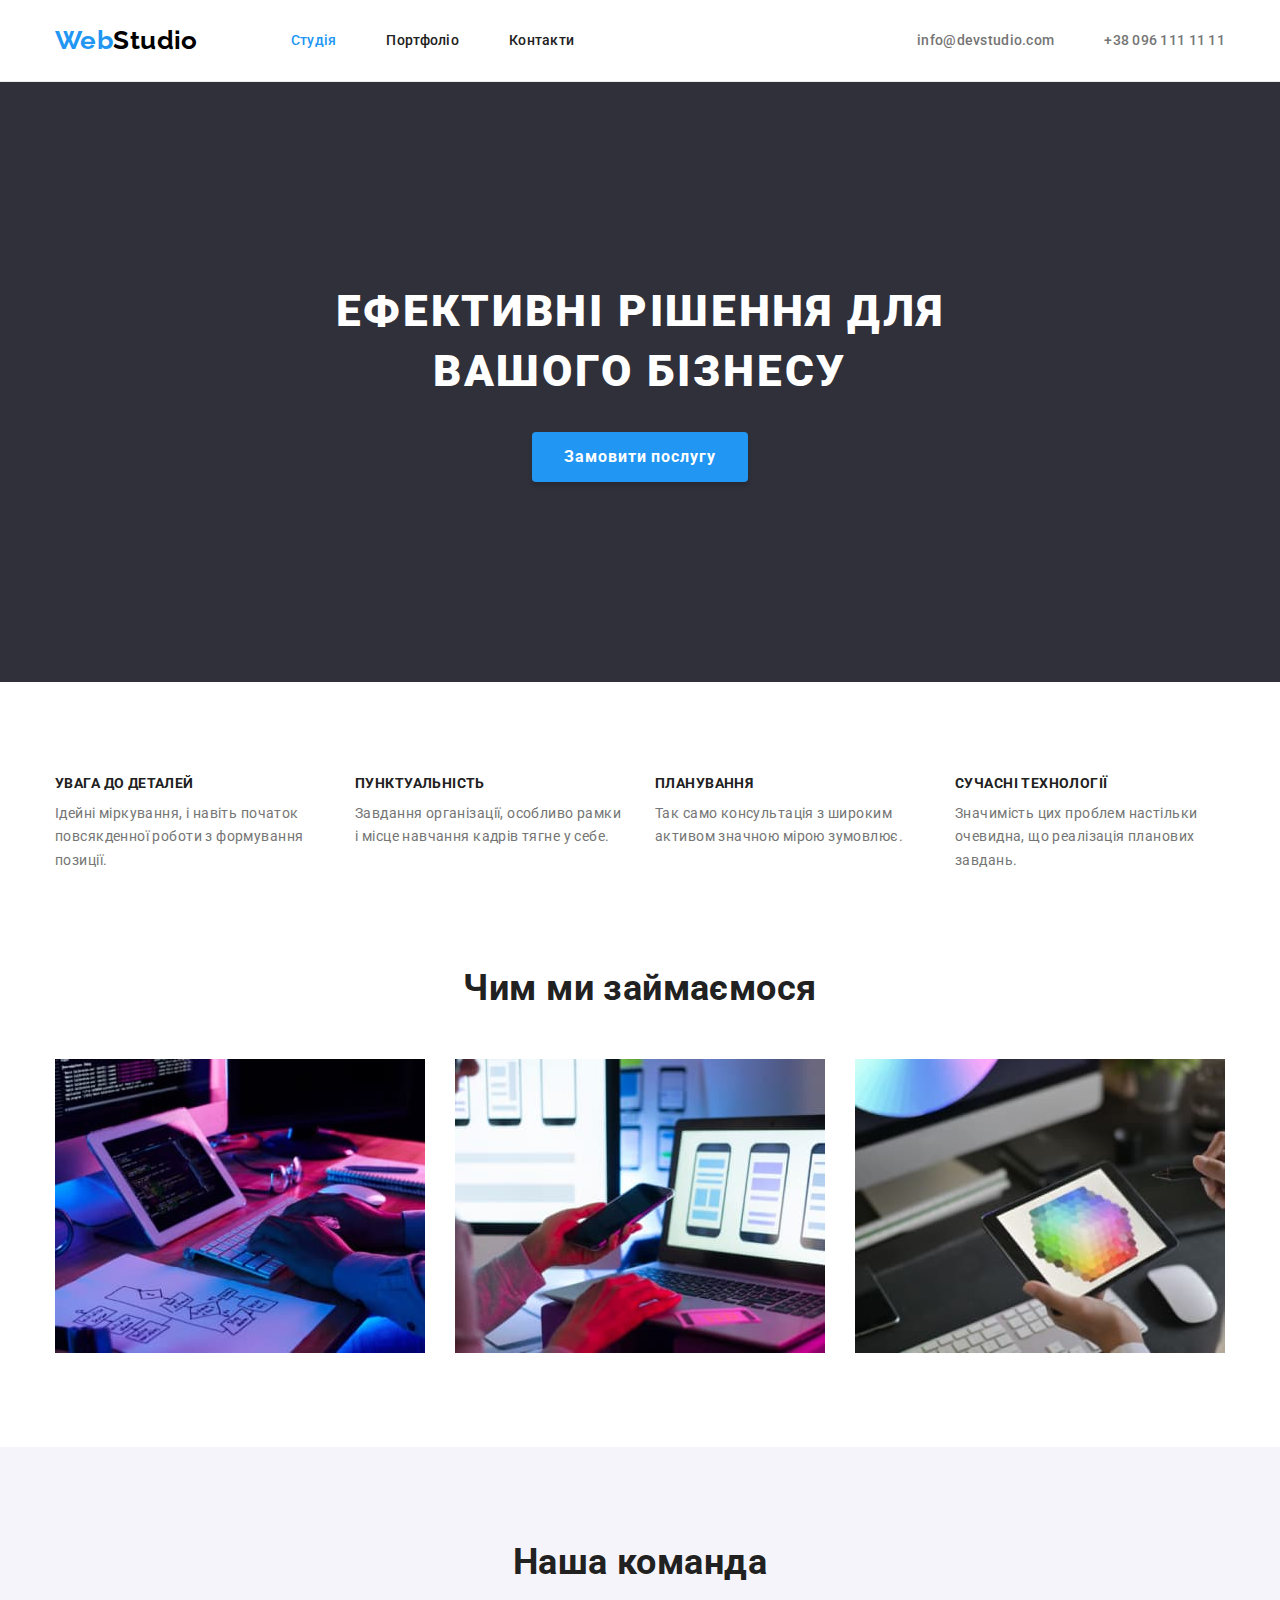
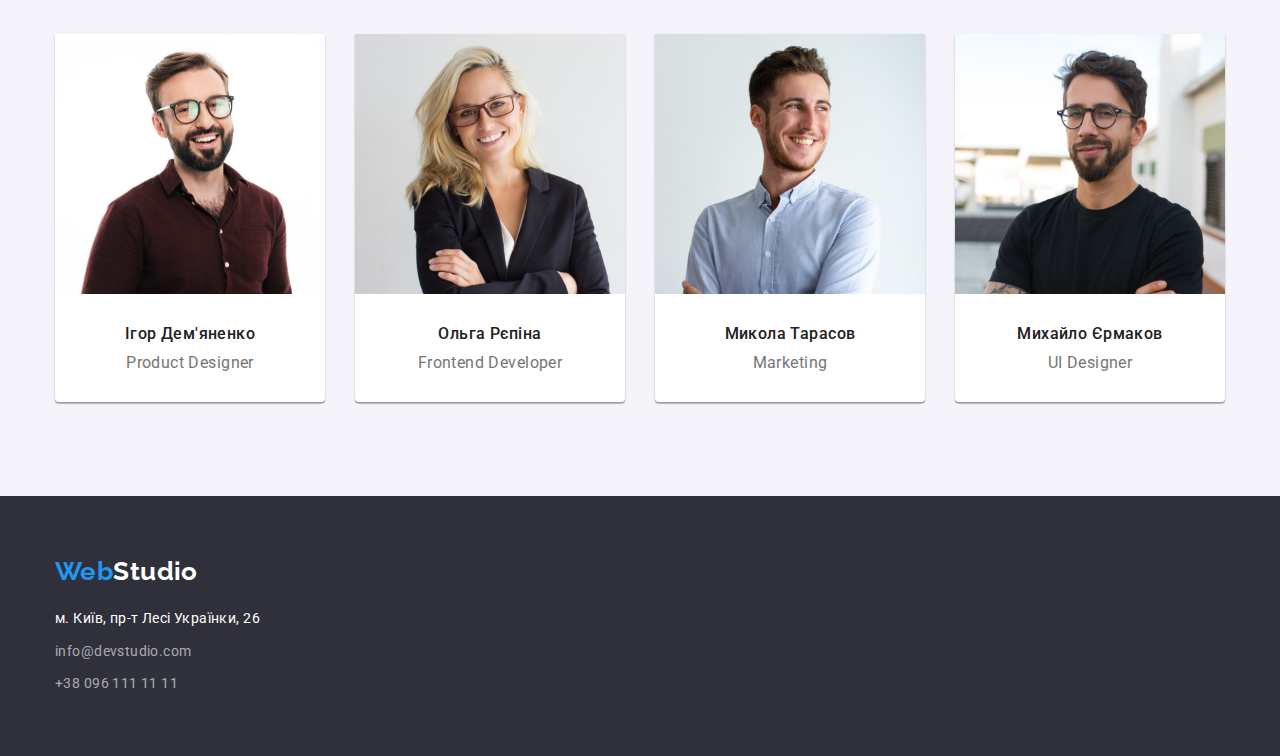
<file: index.html>
<!DOCTYPE html>
<html lang="uk">
  <head>
    <meta charset="UTF-8" />
    <meta http-equiv="X-UA-Compatible" content="IE=edge" />
    <meta name="viewport" content="width=device-width, initial-scale=1.0" />
    <title>WebStudio</title>
    <link
      href="https://fonts.googleapis.com/css2?family=Raleway:wght@700&family=Roboto:wght@400;500;700;900&display=swap"
      rel="stylesheet"
    />
    <link
      rel="stylesheet"
      href="https://cdnjs.cloudflare.com/ajax/libs/modern-normalize/1.1.0/modern-normalize.css"
      integrity="sha512-Y0MM+V6ymRKN2zStTqzQ227DWhhp4Mzdo6gnlRnuaNCbc+YN/ZH0sBCLTM4M0oSy9c9VKiCvd4Jk44aCLrNS5Q=="
      crossorigin="anonymous"
      referrerpolicy="no-referrer"
    />
    <link rel="stylesheet" href="./styles/styles.css" />
  </head>
  <body>
    <!-- Site header -->

    <header class="top">
      <div class="container">
        <nav class="nav">
          <a class="logo" href="./index.html">Web<span class="top-logo-studio">Studio</span></a>
          <ul class="nav-list list">
            <li class="nav-list-item">
              <a class="nav-link current" href="./index.html">Студія</a>
            </li>
            <li class="nav-list-item">
              <a class="nav-link" href="./portfolio.html">Портфоліо</a>
            </li>
            <li class="nav-list-item"><a class="nav-link" href="">Контакти</a></li>
          </ul>
        </nav>
        <ul class="contact-list list">
          <li class="contact-list-item">
            <a class="contact-link" href="mailto:info@devstudi.com">info@devstudio.com</a>
          </li>
          <li class="contact-list-item">
            <a class="contact-link" href="tel:80961111111">+38 096 111 11 11</a>
          </li>
        </ul>
      </div>
    </header>

    <main>
      <!-- hero -->

      <section class="hero section">
        <div class="container">
          <h1 class="hero-title">Ефективні рішення для вашого бізнесу</h1>
          <button class="hero-button" type="button">Замовити послугу</button>
        </div>
      </section>

      <!-- Our achievements -->

      <section class="features section">
        <div class="container">
          <h2 class="visually-hidden">Наші переваги</h2>
          <ul class="features-list list">
            <li class="features-list-item">
              <h3 class="features-title">Увага до деталей</h3>
              <p class="features-text">
                Ідейні міркування, і навіть початок повсякденної роботи з формування позиції.
              </p>
            </li>
            <li class="features-list-item">
              <h3 class="features-title">Пунктуальність</h3>
              <p class="features-text">
                Завдання організації, особливо рамки і місце навчання кадрів тягне у себе.
              </p>
            </li>
            <li class="features-list-item">
              <h3 class="features-title">Планування</h3>
              <p class="features-text">
                Так само консультація з широким активом значною мірою зумовлює.
              </p>
            </li>
            <li class="features-list-item">
              <h3 class="features-title">Сучасні технології</h3>
              <p class="features-text">
                Значимість цих проблем настільки очевидна, що реалізація планових завдань.
              </p>
            </li>
          </ul>
        </div>
      </section>

      <!-- What are we doing -->

      <section class="work section">
        <div class="container">
          <h2 class="section-title">Чим ми займаємося</h2>
          <ul class="work-list list">
            <li class="work-list-item">
              <img
                class="picture"
                src="./images/box1.jpg"
                alt="Розробка сайтів"
                width="370"
                height="294"
              />
            </li>
            <li class="work-list-item">
              <img
                class="picture"
                src="./images/box2.jpg"
                alt="Створення мобільних версій сайтів"
                width="370"
                height="294"
              />
            </li>
            <li class="work-list-item">
              <img
                class="picture"
                src="./images/box3.jpg"
                alt="Розробка дизайну"
                width="370"
                height="294"
              />
            </li>
          </ul>
        </div>
      </section>

      <!-- our team -->

      <section class="team section">
        <div class="container">
          <h2 class="section-title">Наша команда</h2>
          <ul class="team-list list">
            <li class="team-list-item">
              <img
                class="picture"
                src="./images/img8.jpg"
                alt="Ігор Дем'яненко"
                width="270"
                height="260"
              />
              <div class="card-description">
                <h3 class="team-title">Ігор Дем'яненко</h3>
                <p class="team-text">Product Designer</p>
              </div>
            </li>
            <li class="team-list-item">
              <img
                class="picture"
                src="./images/img9.jpg"
                alt="Ольга Рєпіна"
                width="270"
                height="260"
              />
              <div class="card-description">
                <h3 class="team-title">Ольга Рєпіна</h3>
                <p class="team-text">Frontend Developer</p>
              </div>
            </li>
            <li class="team-list-item">
              <img
                class="picture"
                src="./images/img10.jpg"
                alt="Микола Тарасов"
                width="270"
                height="260"
              />
              <div class="card-description">
                <h3 class="team-title">Микола Тарасов</h3>
                <p class="team-text">Marketing</p>
              </div>
            </li>
            <li class="team-list-item">
              <img
                class="picture"
                src="./images/img11.jpg"
                alt="Михайло Єрмаков"
                width="270"
                height="260"
              />
              <div class="card-description">
                <h3 class="team-title">Михайло Єрмаков</h3>
                <p class="team-text">UI Designer</p>
              </div>
            </li>
          </ul>
        </div>
      </section>
    </main>

    <!--Footer -->
    <footer class="bottom section">
      <div class="container">
        <a class="logo" href="./index.html">Web<span class="bottom-logo-studio">Studio</span></a>
        <address>
          <ul class="address-contact list">
            <li class="address-list-item">
              <a
                class="address-link"
                href="https://goo.gl/maps/CPtrU1FHBa2aNyZL9"
                target="_blank"
                rel="noopener noreferrer nofollow"
                >м. Київ, пр-т Лесі Українки, 26</a
              >
            </li>
            <li class="address-list-item">
              <a class="contact-link" href="mailto::info@devstudio.com">info@devstudio.com</a>
            </li>
            <li class="address-list-item">
              <a class="contact-link" href="tel:380961111111">+38 096 111 11 11</a>
            </li>
          </ul>
        </address>
      </div>
    </footer>
  </body>
</html>
</file>
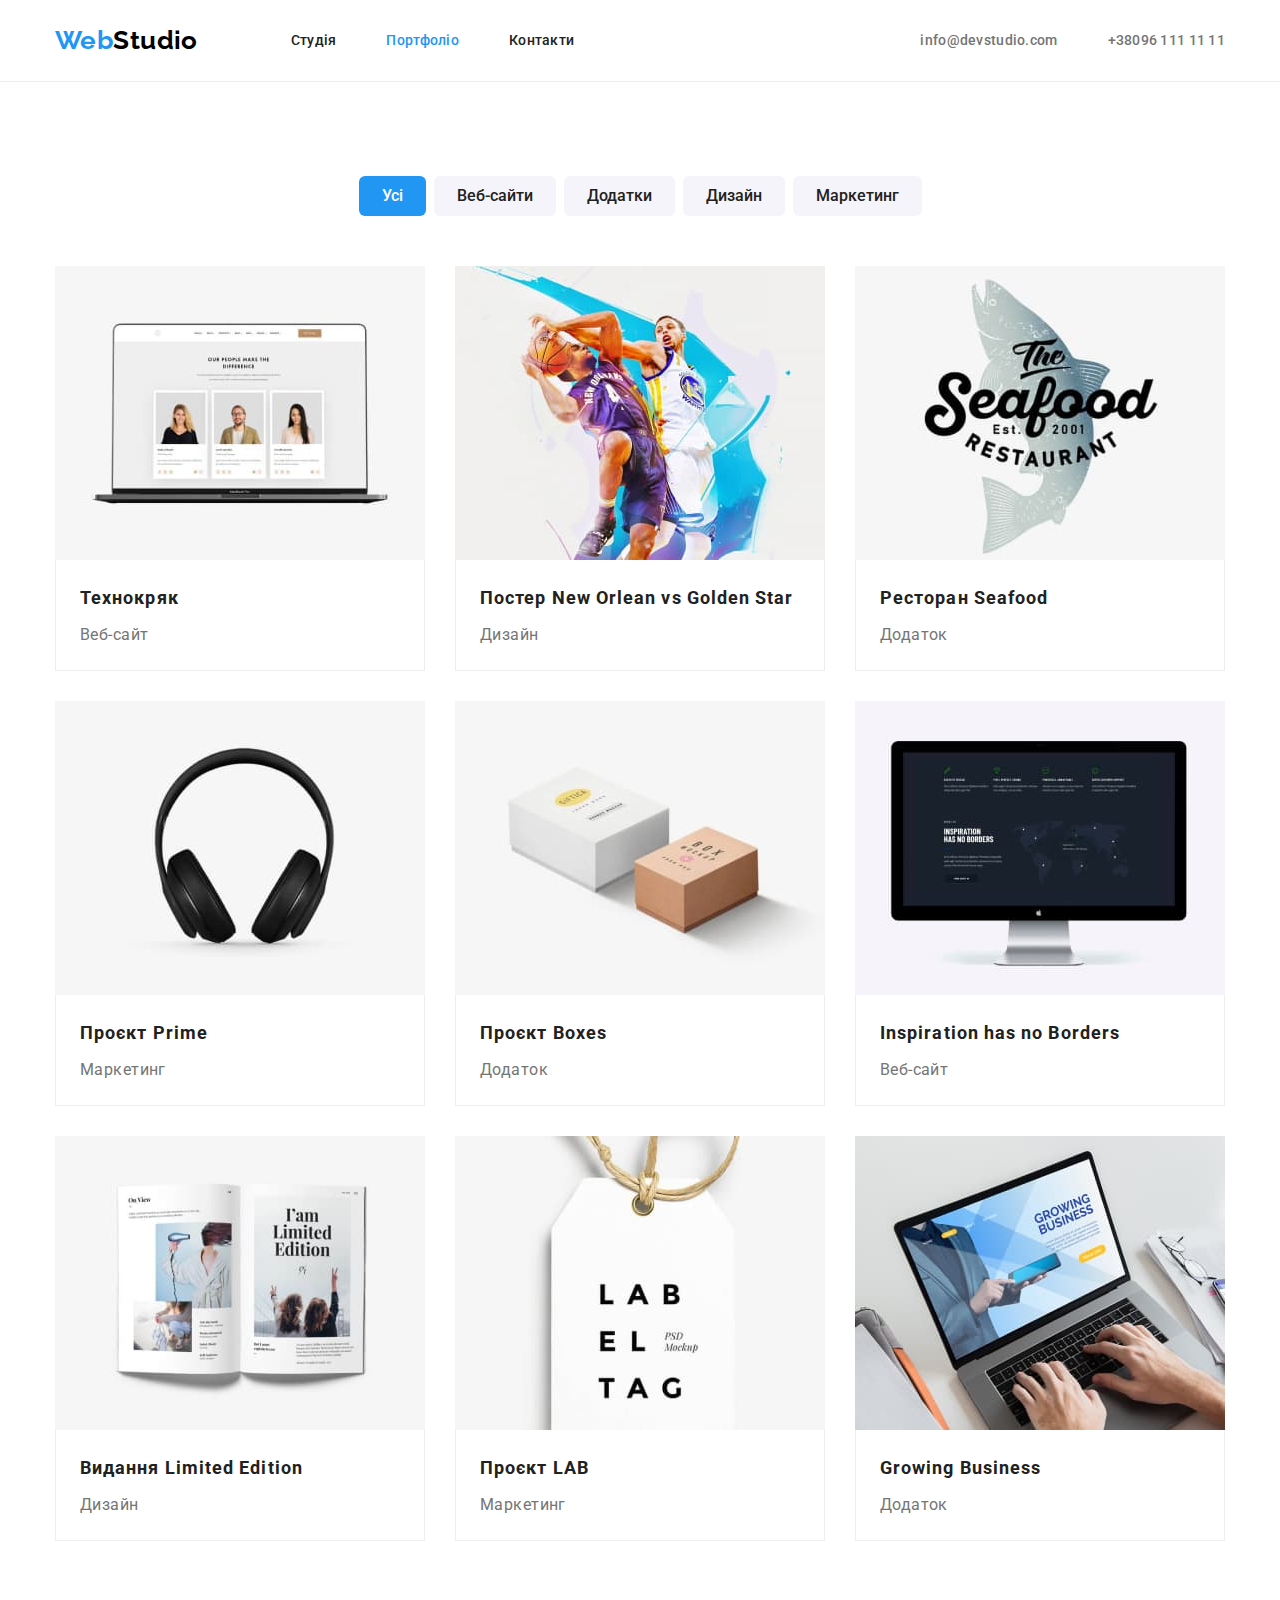
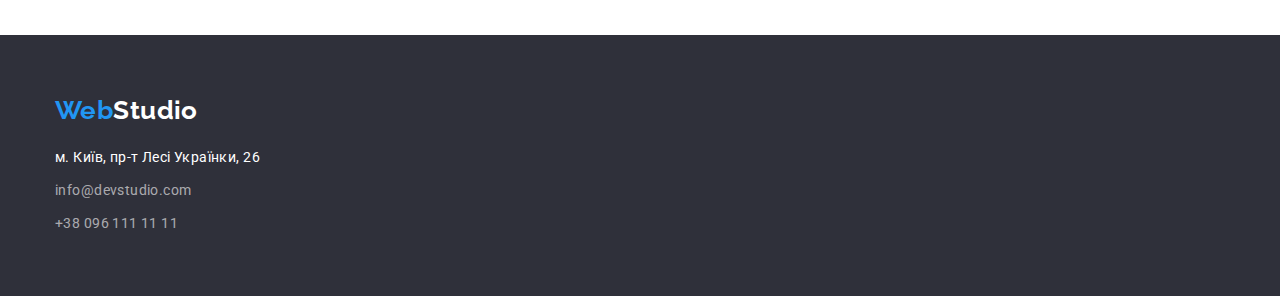
<file: portfolio.html>
<!DOCTYPE html>
<html lang="uk">
  <head>
    <meta charset="UTF-8" />
    <meta http-equiv="X-UA-Compatible" content="IE=edge" />
    <meta name="viewport" content="width=device-width, initial-scale=1.0" />
    <title>Portfolio</title>
    <link
      href="https://fonts.googleapis.com/css2?family=Raleway:wght@700&family=Roboto:wght@400;500;700;900&display=swap"
      rel="stylesheet"
    />
    <link
      rel="stylesheet"
      href="https://cdnjs.cloudflare.com/ajax/libs/modern-normalize/1.1.0/modern-normalize.css"
      integrity="sha512-Y0MM+V6ymRKN2zStTqzQ227DWhhp4Mzdo6gnlRnuaNCbc+YN/ZH0sBCLTM4M0oSy9c9VKiCvd4Jk44aCLrNS5Q=="
      crossorigin="anonymous"
      referrerpolicy="no-referrer"
    />
    <link rel="stylesheet" href="./styles/styles.css" />
  </head>
  <body>
    <!-- Site header -->

    <header class="top portfolio-header">
      <div class="container">
        <nav class="nav">
          <a class="logo" href="./index.html">Web<span class="top-logo-studio">Studio</span></a>
          <ul class="nav-list list">
            <li class="nav-list-item"><a class="nav-link" href="./index.html">Студія</a></li>
            <li class="nav-list-item">
              <a class="nav-link current" href="./portfolio.html">Портфоліо</a>
            </li>
            <li class="nav-list-item"><a class="nav-link" href="">Контакти</a></li>
          </ul>
        </nav>
        <ul class="contact-list list">
          <li class="contact-list-item">
            <a class="contact-link" href="mailto:info@devstudi.com">info@devstudio.com</a>
          </li>
          <li class="contact-list-item">
            <a class="contact-link" href="tel:80961111111">+38096 111 11 11</a>
          </li>
        </ul>
      </div>
    </header>

    <!-- Samples of workт -->

    <main>
      <section class="portfolio section">
        <h1 class="visually-hidden">Портфоліо</h1>

        <!-- Filters -->

        <div class="container filters examples">
          <ul class="filters-list list">
            <li class="filters-item">
              <button class="btn-filter current" type="button">Усі</button>
            </li>
            <li class="filters-item">
              <button class="btn-filter" type="button">Веб-сайти</button>
            </li>
            <li class="filters-item">
              <button class="btn-filter" type="button">Додатки</button>
            </li>
            <li class="filters-item">
              <button class="btn-filter" type="button">Дизайн</button>
            </li>
            <li class="filters-item">
              <button class="btn-filter" type="button">Маркетинг</button>
            </li>
          </ul>

          <!-- Samples of work -->

          <ul class="list examples-list">
            <li class="examples-list-item">
              <img
                src="./images/portfolio/portfjlio-1.jpg"
                alt="Ноутбук з відкритим сайтом"
                width="370"
                height="294"
              />
              <div class="card-description">
                <h3 class="portfolio-title">Технокряк</h3>
                <p class="portfolio-text">Веб-сайт</p>
              </div>
            </li>
            <li class="examples-list-item">
              <img
                src="./images/portfolio/portfjlio-2.jpg"
                alt="Баскетболісти з м'ячем"
                width="370"
                height="294"
              />
              <div class="card-description">
                <h3 class="portfolio-title">Постер New Orlean vs Golden Star</h3>
                <p class="portfolio-text">Дизайн</p>
              </div>
            </li>
            <li class="examples-list-item">
              <img
                src="./images/portfolio/portfjlio-3.jpg"
                alt="Логотип ресторану"
                width="370"
                height="294"
              />
              <div class="card-description">
                <h3 class="portfolio-title">Ресторан Seafood</h3>
                <p class="portfolio-text">Додаток</p>
              </div>
            </li>
            <li class="examples-list-item">
              <img src="./images/portfolio/portfjlio-4.jpg" alt="Навушники" width="370" height="294" />
              <div class="card-description">
                <h3 class="portfolio-title">Проєкт Prime</h3>
                <p class="portfolio-text">Маркетинг</p>
              </div>
            </li>
            <li class="examples-list-item">
              <img
                src="./images/portfolio/portfjlio-5.jpg"
                alt="Картонні коробки"
                width="370"
                height="294"
              />
              <div class="card-description">
                <h3 class="portfolio-title">Проєкт Boxes</h3>
                <p class="portfolio-text">Додаток</p>
              </div>
            </li>
            <li class="examples-list-item">
              <img
                src="./images/portfolio/portfjlio-6.jpg"
                alt="Монітор із відкритим сайтом"
                width="370"
                height="294"
              />
              <div class="card-description">
                <h3 class="portfolio-title">Inspiration has no Borders</h3>
                <p class="portfolio-text">Веб-сайт</p>
              </div>
            </li>
            <li class="examples-list-item">
              <img
                src="./images/portfolio/portfjlio-7.jpg"
                alt="Відкрита книга"
                width="370"
                height="294"
              />
              <div class="card-description">
                <h3 class="portfolio-title">Видання Limited Edition</h3>
                <p class="portfolio-text">Дизайн</p>
              </div>
            </li>
            <li class="examples-list-item">
              <img
                src="./images/portfolio/portfjlio-8.jpg"
                alt="Маркувальна бірка"
                width="370"
                height="294"
              />
              <div class="card-description">
                <h3 class="portfolio-title">Проєкт LAB</h3>
                <p class="portfolio-text">Маркетинг</p>
              </div>
            </li>
            <li class="examples-list-item">
              <img
                src="./images/portfolio/portfjlio-9.jpg"
                alt="Робота з ноутбуком"
                width="370"
                height="294"
              />
              <div class="card-description">
                <h3 class="portfolio-title">Growing Business</h3>
                <p class="portfolio-text">Додаток</p>
              </div>
            </li>
          </ul>
        </div>
      </section>
    </main>

    <!-- Footer -->
    <footer class="bottom">
      <div class="container">
        <a class="logo" href="./index.html">Web<span class="bottom-logo-studio">Studio</span></a>
        <address>
          <ul class="address-contact list">
            <li class="address-list-item">
              <a
                class="address-link"
                href="https://goo.gl/maps/CPtrU1FHBa2aNyZL9"
                target="_blank"
                rel="noopener noreferrer nofollow"
                >м. Київ, пр-т Лесі Українки, 26</a
              >
            </li>
            <li class="address-list-item">
              <a class="contact-link" href="mailto::info@devstudio.com">info@devstudio.com</a>
            </li>
            <li class="address-list-item">
              <a class="contact-link" href="tel:380961111111">+38 096 111 11 11</a>
            </li>
          </ul>
        </address>
      </div>
    </footer>
  </body>
</html>
</file>
<file: styles/styles.css>
:root {
  --accent-color: #2196f3;
  --header-logo-studio-color: #000000;
  --footer-logo-studio-color: #ffffff;

  --primary-text-color: #757575;
  --secondary-text-color: #ffffff;
  --nav-link-text-color: #212121;
  --primary-title-color: #212121;
  --secondary-title-color: #ffffff;

  --bg-site-color: #f5f5f5;
  --bg-hero-footer-color: #2f303a;
  --bg-team-section-color: #f5f4fa;
  --bg-team-card-color: #ffffff;

  --footer-contacts-color: rgba(255, 255, 255, 0.6);

  --team-font-size: 16px;
  --portfolio-text-font-size: 16px;
  --portfolio-title-font-size: 18px;
  --section-title-font-size: 36px;

  --portfolio-btn-bgcolor: #f5f4fa;
}

body {
  background-color: var(--bg-color);
  color: var(--primary-text-color);

  font-family: 'Roboto', sans-serif;
  font-size: 14px;
  letter-spacing: 0.03em;
}
/* reset */
html {
  box-sizing: border-box;
}
*,
*::after,
*::before {
  box-sizing: inherit;
}

img {
  display: block;
  max-width: 100%;
  height: auto;
}

h1,
h2,
h3,
h4,
p {
  margin-top: 0;
  margin-bottom: 0;
}

.section {
  padding-bottom: 94px;
}

.container {
  margin: 0 auto;
  width: 1200px;
  padding: 0 15px;
}

.list {
  margin-top: 0;
  margin-bottom: 0;
  padding-left: 0;

  list-style: none;
}

/* HEADER */

.top {
  border-bottom: 1px solid #ececec;
}

.top .container {
  display: flex;
  align-items: center;
}

.nav {
  display: flex;
  align-items: center;
}

.top .logo {
  padding-top: 25px;
  padding-bottom: 25px;
  margin-right: 93px;
}

.logo {
  display: inline-block;

  font-family: Raleway;
  font-weight: 700;
  font-size: 26px;
  line-height: 1.19;
  text-decoration: none;

  color: var(--accent-color);
}

.top-logo-studio {
  color: var(--header-logo-studio-color);
}

.nav-list {
  display: flex;
  gap: 50px;
}

.nav-link {
  padding-top: 32px;
  padding-bottom: 32px;

  color: var(--nav-link-text-color);
  text-decoration: none;
}
.nav-link.current {
  color: var(--accent-color);
}

.contact-list {
  display: flex;
  margin-left: auto;
  column-gap: 50px;
}

.top .contact-link {
  padding-top: 32px;
  padding-bottom: 32px;

  color: var(--primary-text-color);
  text-decoration: none;
}

.nav-link,
.top .contact-link {
  font-weight: 500;
  line-height: 1.14;
  letter-spacing: 0.02em;
}

/* HERO */

.features.section {
  padding-top: 94px;
}
.hero {
  text-align: center;
  padding-top: 200px;
  padding-bottom: 200px;
  background-color: var(--bg-hero-footer-color);
}

.hero-title {
  width: 696px;
  margin-right: auto;
  margin-left: auto;
  margin-bottom: 30px;

  font-weight: 900;
  font-size: 44px;
  line-height: 1.36;
  letter-spacing: 0.06em;
  text-transform: uppercase;

  color: var(--secondary-title-color);
}

.hero-button {
  width: 216px;
  height: 50px;
  box-shadow: 0px 4px 4px rgba(0, 0, 0, 0.15);
  border-radius: 4px;
  border-color: transparent;

  font-family: inherit;
  font-weight: 700;
  font-size: 16px;
  line-height: 1.88;
  letter-spacing: 0.06em;

  color: var(--secondary-title-color);
  background: var(--accent-color);
  cursor: pointer;
}

.hero-button:active {
  background: #188ce8;
}

/* FEATURES */

.features-list {
  display: flex;
}

.features-list-item {
  width: 270px;
  margin-right: 30px;
}

.features-list-item:last-child {
  margin-right: 0;
}

.features-title {
  margin-bottom: 10px;

  font-size: var(--features-font-size);
  line-height: 1.14;
  text-transform: uppercase;

  color: var(--primary-title-color);
}

.features-text {
  font-size: var(--features-font-size);
  line-height: 1.71;
}

/*  WORK  */

.section-title {
  color: var(--primary-title-color);

  font-size: var(--section-title-font-size);
  line-height: 1.17;
  text-align: center;
}

.work .section-title {
  margin-bottom: 50px;
}

.work-list {
  display: flex;
  flex-basis: calc((100% - 60px) / 3);
  column-gap: 30px;
}

/*  TEAM  */

.team {
  text-align: center;
  background-color: var(--bg-team-section-color);
}

.team .section-title {
  padding-top: 94px;
  margin-bottom: 50px;
}
.team-list {
  display: flex;
  flex-basis: calc((100% - 90px) / 4);
  column-gap: 30px;
}

.team-list-item {
  background-color: var(--bg-team-card-color);

  box-shadow: 0px 1px 3px rgba(0, 0, 0, 0.12), 0px 1px 1px rgba(0, 0, 0, 0.14),
    0px 2px 1px rgba(0, 0, 0, 0.2);
  border-radius: 0px 0px 4px 4px;
}

.team .card-description {
  padding-top: 30px;
  padding-bottom: 30px;
}

.team-title {
  margin-bottom: 10px;
  font-weight: 500;
  color: var(--primary-title-color);
}

.team-title,
.team-text {
  font-size: var(--team-font-size);
  line-height: 1.19;
}

/*  FOOTER */

.bottom {
  background-color: var(--bg-hero-footer-color);
  padding-top: 60px;
  padding-bottom: 60px;
}

.bottom .logo {
  margin-bottom: 20px;
}
.bottom-logo-studio {
  color: var(--footer-logo-studio-color);
}

.address-list-item:not(:last-child) {
  margin-bottom: 9px;
}

.address-link {
  line-height: 1.71;
  text-decoration: none;
  font-style: normal;

  color: var(--secondary-text-color);
}

.bottom .contact-link {
  line-height: 1.71;
  text-decoration: none;
  font-style: normal;

  color: var(--footer-contacts-color);
}

/*  hover & focus  */

.logo:focus,
.nav-link:hover,
.nav-link:focus,
.contact-link:hover,
.contact-link:focus,
.button:focus {
  color: var(--accent-color);
}

/* PORTFOLIO */

.portfolio.section {
  padding-top: 94px;
}

.filters-list {
  display: flex;
  justify-content: center;
  margin-bottom: 50px;
}

.filters-item:not(:last-child) {
  margin-right: 8px;
}

.btn-filter {
  border: 1px solid transparent;
  border-radius: 6px;
  padding: 6px 22px;

  background-color: var(--portfolio-btn-bgcolor);
  color: var(--primary-title-color);

  font-weight: 500;
  font-size: 16px;
  line-height: 1.62;

  cursor: pointer;
}

.btn-filter:hover,
.btn-filter:focus {
  background-color: var(--accent-color);
  color: var(--secondary-text-color);
}

.btn-filter.current {
  color: var(--secondary-text-color);
  background-color: var(--accent-color);
}

/* EXAMPLES */

.examples-list {
  display: flex;
  flex-wrap: wrap;
  gap: 30px;
}

.examples-list-item {
  flex-basis: calc((100% - 60px) / 3);
}

.examples .card-description {
  padding: 20px 24px;

  border-bottom: 1px solid #eeeeee;
  border-left: 1px solid #eeeeee;
  border-right: 1px solid #eeeeee;
}

.portfolio-title {
  margin-bottom: 4px;

  font-size: var(--portfolio-title-font-size);
  line-height: 2;
  letter-spacing: 0.06em;

  color: var(--primary-title-color);
}

.portfolio-text {
  font-size: var(--portfolio-text-font-size);
  line-height: 1.88;
}

.visually-hidden {
  position: absolute;
  white-space: nowrap;
  width: 1px;
  height: 1px;
  overflow: hidden;
  border: 0;
  padding: 0;
  clip: rect(0 0 0 0);
  clip-path: inset(50%);
  margin: -1px;
}
</file>
